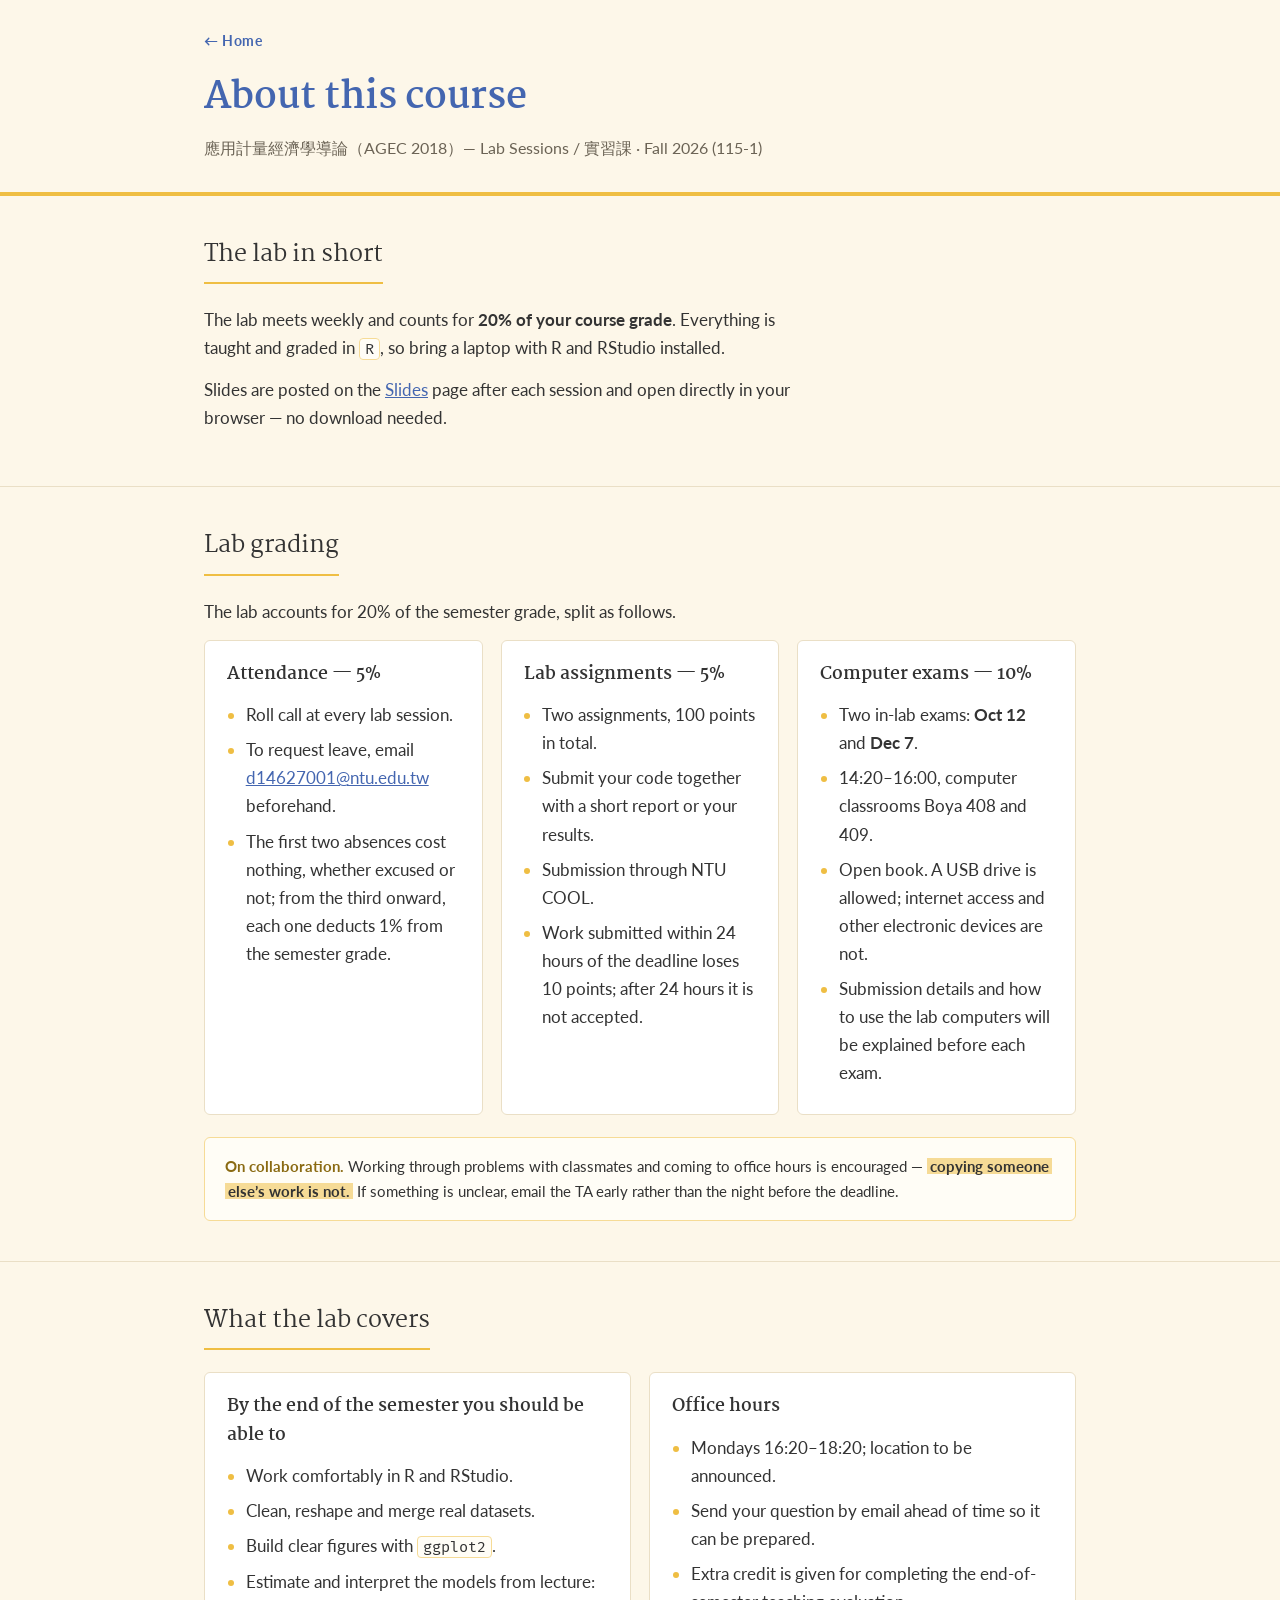
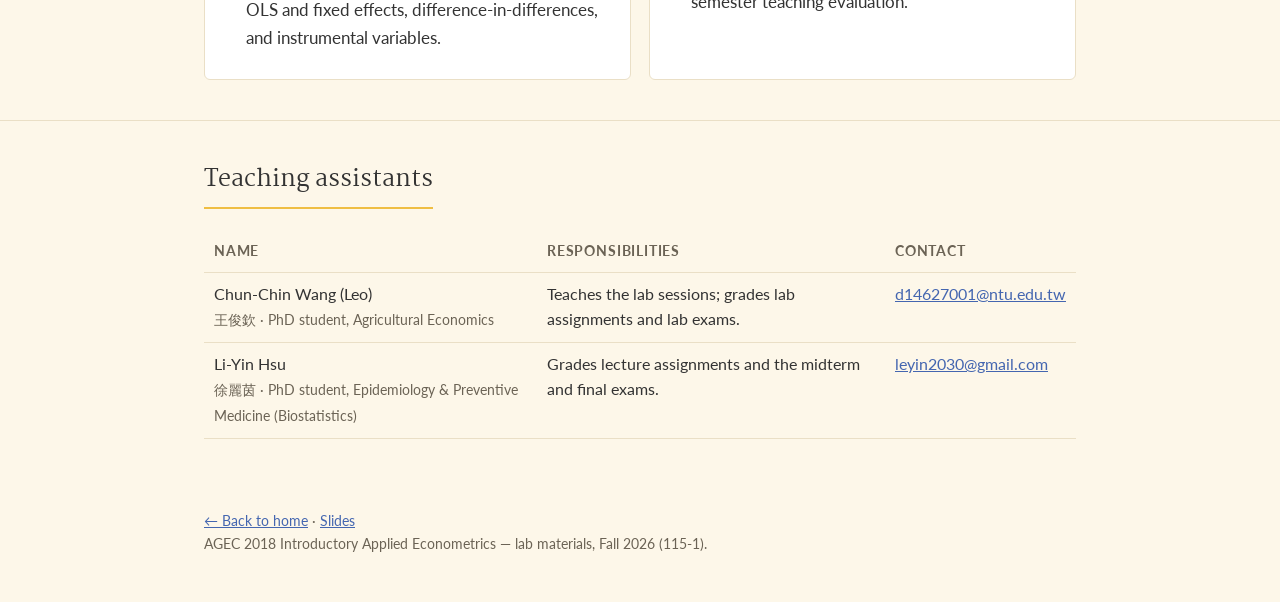
<file: about.html>
<!DOCTYPE html>
<html lang="en">
<head>
<meta charset="utf-8">
<meta name="viewport" content="width=device-width, initial-scale=1">
<title>About the course | AGEC 2018 Lab</title>
<meta name="description" content="Grading, exam dates, office hours and teaching assistants for the AGEC 2018 lab sessions, NTU Department of Agricultural Economics, Fall 2026.">
<link rel="icon" href="https://www.agec.ntu.edu.tw/uploads/asset/data/675f864c74ccc38a768f8254/%E6%9C%AA%E4%BE%86%E5%B1%95%E6%9C%9B%E5%9C%96%E7%89%87.png">
<link rel="preconnect" href="https://fonts.googleapis.com">
<link rel="preconnect" href="https://fonts.gstatic.com" crossorigin>
<link href="https://fonts.googleapis.com/css2?family=Martel:wght@300;400;700&family=Lato:wght@400;700&family=Fira+Mono&display=swap" rel="stylesheet">
<link rel="stylesheet" href="style.css">
</head>
<body>

<header class="page-head">
  <div class="wrap">
    <a class="back" href="index.html">&larr; Home</a>
    <h1>About this course</h1>
    <p class="zh">應用計量經濟學導論（AGEC 2018）— Lab Sessions / 實習課 · Fall 2026 (115-1)</p>
  </div>
</header>

<main>

<section id="about">
  <div class="wrap">
    <h2>The lab in short</h2>
    <p class="lead">The lab meets weekly and counts for <strong>20% of your course grade</strong>. Everything is taught and graded in <code>R</code>, so bring a laptop with R and RStudio installed.</p>
    <p class="lead">Slides are posted on the <a href="slides.html">Slides</a> page after each session and open directly in your browser — no download needed.</p>
  </div>
</section>

<section id="grading">
  <div class="wrap">
    <h2>Lab grading</h2>
    <p class="lead">The lab accounts for 20% of the semester grade, split as follows.</p>
    <div class="grid">
      <div class="card">
        <h3>Attendance — 5%</h3>
        <ul>
          <li>Roll call at every lab session.</li>
          <li>To request leave, email <a href="mailto:d14627001@ntu.edu.tw">d14627001@ntu.edu.tw</a> beforehand.</li>
          <li>The first two absences cost nothing, whether excused or not; from the third onward, each one deducts 1% from the semester grade.</li>
        </ul>
      </div>
      <div class="card">
        <h3>Lab assignments — 5%</h3>
        <ul>
          <li>Two assignments, 100 points in total.</li>
          <li>Submit your code together with a short report or your results.</li>
          <li>Submission through NTU COOL.</li>
          <li>Work submitted within 24 hours of the deadline loses 10 points; after 24 hours it is not accepted.</li>
        </ul>
      </div>
      <div class="card">
        <h3>Computer exams — 10%</h3>
        <ul>
          <li>Two in-lab exams: <strong>Oct 12</strong> and <strong>Dec 7</strong>.</li>
          <li>14:20–16:00, computer classrooms Boya 408 and 409.</li>
          <li>Open book. A USB drive is allowed; internet access and other electronic devices are not.</li>
          <li>Submission details and how to use the lab computers will be explained before each exam.</li>
        </ul>
      </div>
    </div>
    <div class="note">
      <strong>On collaboration.</strong> Working through problems with classmates and coming to office hours is encouraged — <span class="hl">copying someone else&rsquo;s work is not.</span> If something is unclear, email the TA early rather than the night before the deadline.
    </div>
  </div>
</section>

<section id="goals">
  <div class="wrap">
    <h2>What the lab covers</h2>
    <div class="grid">
      <div class="card">
        <h3>By the end of the semester you should be able to</h3>
        <ul>
          <li>Work comfortably in R and RStudio.</li>
          <li>Clean, reshape and merge real datasets.</li>
          <li>Build clear figures with <code>ggplot2</code>.</li>
          <li>Estimate and interpret the models from lecture: OLS and fixed effects, difference-in-differences, and instrumental variables.</li>
        </ul>
      </div>
      <div class="card">
        <h3>Office hours</h3>
        <ul>
          <li>Mondays 16:20–18:20; location to be announced.</li>
          <li>Send your question by email ahead of time so it can be prepared.</li>
          <li>Extra credit is given for completing the end-of-semester teaching evaluation.</li>
        </ul>
      </div>
    </div>
  </div>
</section>

<section id="staff">
  <div class="wrap">
    <h2>Teaching assistants</h2>
    <div class="table-scroll">
      <table>
        <thead>
          <tr><th>Name</th><th>Responsibilities</th><th>Contact</th></tr>
        </thead>
        <tbody>
          <tr>
            <td>Chun-Chin Wang (Leo)<br><span class="sub">王俊欽 · PhD student, Agricultural Economics</span></td>
            <td>Teaches the lab sessions; grades lab assignments and lab exams.</td>
            <td><a href="mailto:d14627001@ntu.edu.tw">d14627001@ntu.edu.tw</a></td>
          </tr>
          <tr>
            <td>Li-Yin Hsu<br><span class="sub">徐麗茵 · PhD student, Epidemiology &amp; Preventive Medicine (Biostatistics)</span></td>
            <td>Grades lecture assignments and the midterm and final exams.</td>
            <td><a href="mailto:leyin2030@gmail.com">leyin2030@gmail.com</a></td>
          </tr>
        </tbody>
      </table>
    </div>
  </div>
</section>

</main>

<footer>
  <div class="wrap">
    <a href="index.html">&larr; Back to home</a> &middot; <a href="slides.html">Slides</a><br>
    AGEC 2018 Introductory Applied Econometrics — lab materials, Fall 2026 (115-1).
  </div>
</footer>

</body>
</html>
</file>
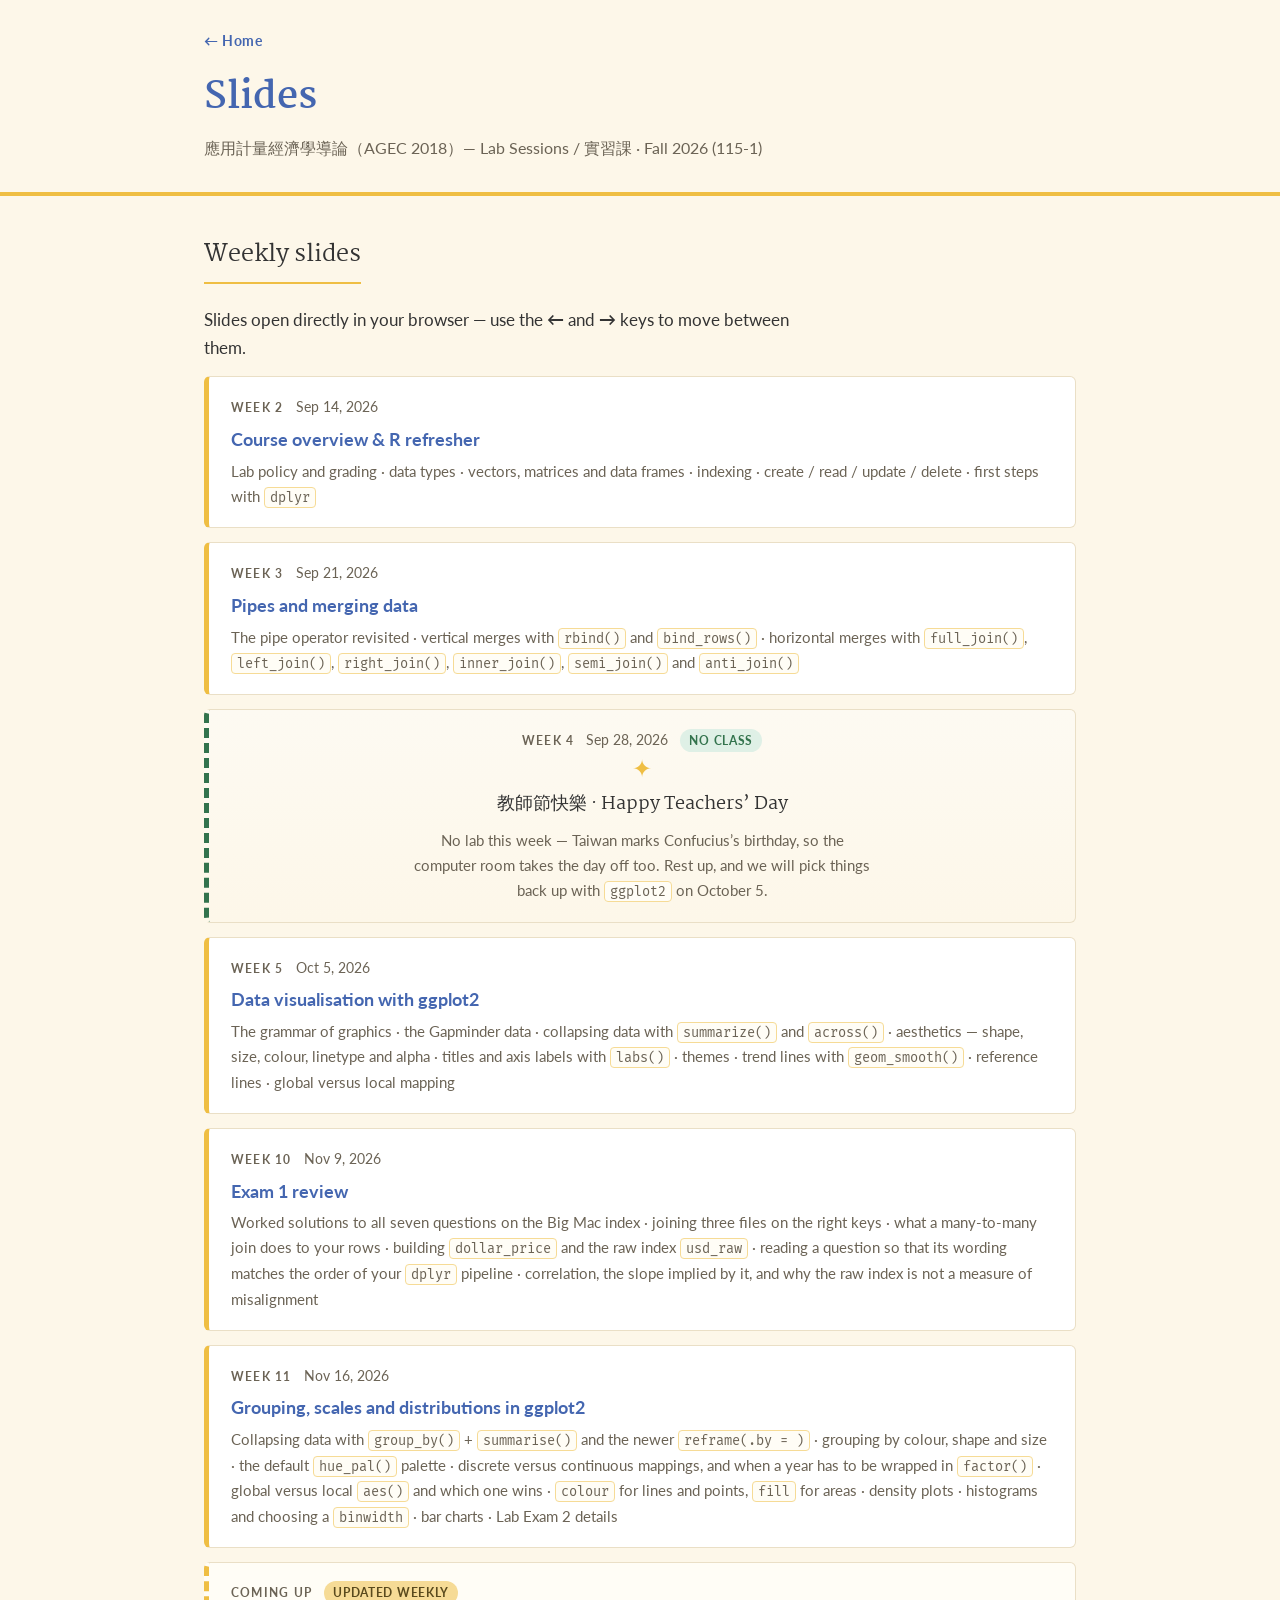
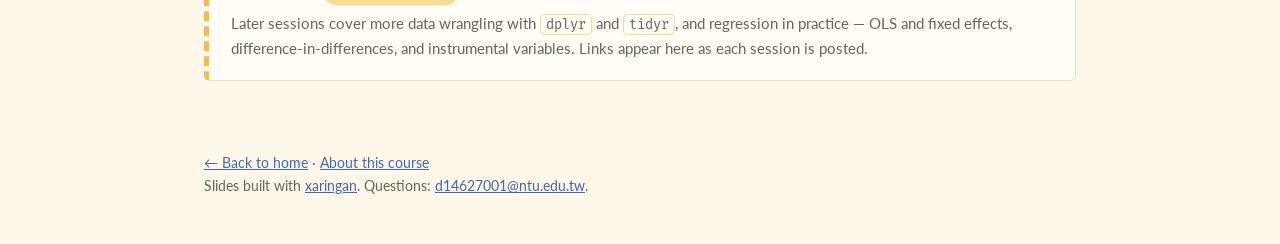
<file: slides.html>
<!DOCTYPE html>
<html lang="en">
<head>
<meta charset="utf-8">
<meta name="viewport" content="width=device-width, initial-scale=1">
<title>Slides | AGEC 2018 Lab</title>
<meta name="description" content="Weekly lab slides for Introductory Applied Econometrics (AGEC 2018), NTU Department of Agricultural Economics, Fall 2026.">
<link rel="icon" href="https://www.agec.ntu.edu.tw/uploads/asset/data/675f864c74ccc38a768f8254/%E6%9C%AA%E4%BE%86%E5%B1%95%E6%9C%9B%E5%9C%96%E7%89%87.png">
<link rel="preconnect" href="https://fonts.googleapis.com">
<link rel="preconnect" href="https://fonts.gstatic.com" crossorigin>
<link href="https://fonts.googleapis.com/css2?family=Martel:wght@300;400;700&family=Lato:wght@400;700&family=Fira+Mono&display=swap" rel="stylesheet">
<link rel="stylesheet" href="style.css">
</head>
<body>

<header class="page-head">
  <div class="wrap">
    <a class="back" href="index.html">&larr; Home</a>
    <h1>Slides</h1>
    <p class="zh">應用計量經濟學導論（AGEC 2018）— Lab Sessions / 實習課 · Fall 2026 (115-1)</p>
  </div>
</header>

<main>

<section id="slides">
  <div class="wrap">
    <h2>Weekly slides</h2>
    <p class="lead">Slides open directly in your browser — use the <b>&larr;</b> and <b>&rarr;</b> keys to move between them.</p>
    <ul class="weeks">
      <li class="week">
        <div class="week-head">
          <span class="week-no">Week 2</span>
          <span class="week-date">Sep 14, 2026</span>
        </div>
        <p class="week-title"><a href="IntroductoryAE_0914/IntroductoryAE_0914.html">Course overview &amp; R refresher</a></p>
        <p class="week-topics">Lab policy and grading &middot; data types &middot; vectors, matrices and data frames &middot; indexing &middot; create / read / update / delete &middot; first steps with <code>dplyr</code></p>
      </li>
      <li class="week">
        <div class="week-head">
          <span class="week-no">Week 3</span>
          <span class="week-date">Sep 21, 2026</span>
        </div>
        <p class="week-title"><a href="IntroductoryAE_0921/IntroductoryAE_0921.html">Pipes and merging data</a></p>
        <p class="week-topics">The pipe operator revisited &middot; vertical merges with <code>rbind()</code> and <code>bind_rows()</code> &middot; horizontal merges with <code>full_join()</code>, <code>left_join()</code>, <code>right_join()</code>, <code>inner_join()</code>, <code>semi_join()</code> and <code>anti_join()</code></p>
      </li>
      <li class="week holiday">
        <div class="week-head">
          <span class="week-no">Week 4</span>
          <span class="week-date">Sep 28, 2026</span>
          <span class="tag">No class</span>
        </div>
        <p class="week-title">教師節快樂 &middot; Happy Teachers&rsquo; Day</p>
        <p class="week-topics">No lab this week — Taiwan marks Confucius&rsquo;s birthday, so the computer room takes the day off too. Rest up, and we will pick things back up with <code>ggplot2</code> on October 5.</p>
      </li>
      <li class="week">
        <div class="week-head">
          <span class="week-no">Week 5</span>
          <span class="week-date">Oct 5, 2026</span>
        </div>
        <p class="week-title"><a href="IntroductoryAE_1005/IntroductoryAE_1005.html">Data visualisation with ggplot2</a></p>
        <p class="week-topics">The grammar of graphics &middot; the Gapminder data &middot; collapsing data with <code>summarize()</code> and <code>across()</code> &middot; aesthetics — shape, size, colour, linetype and alpha &middot; titles and axis labels with <code>labs()</code> &middot; themes &middot; trend lines with <code>geom_smooth()</code> &middot; reference lines &middot; global versus local mapping</p>
      </li>
      <li class="week">
        <div class="week-head">
          <span class="week-no">Week 10</span>
          <span class="week-date">Nov 9, 2026</span>
        </div>
        <p class="week-title"><a href="IntroductoryAE_1109/IntroductoryAE_1109.html">Exam 1 review</a></p>
        <p class="week-topics">Worked solutions to all seven questions on the Big Mac index &middot; joining three files on the right keys &middot; what a many-to-many join does to your rows &middot; building <code>dollar_price</code> and the raw index <code>usd_raw</code> &middot; reading a question so that its wording matches the order of your <code>dplyr</code> pipeline &middot; correlation, the slope implied by it, and why the raw index is not a measure of misalignment</p>
      </li>
      <li class="week">
        <div class="week-head">
          <span class="week-no">Week 11</span>
          <span class="week-date">Nov 16, 2026</span>
        </div>
        <p class="week-title"><a href="IntroductoryAE_1116/IntroductoryAE_1116.html">Grouping, scales and distributions in ggplot2</a></p>
        <p class="week-topics">Collapsing data with <code>group_by()</code> + <code>summarise()</code> and the newer <code>reframe(.by = )</code> &middot; grouping by colour, shape and size &middot; the default <code>hue_pal()</code> palette &middot; discrete versus continuous mappings, and when a year has to be wrapped in <code>factor()</code> &middot; global versus local <code>aes()</code> and which one wins &middot; <code>colour</code> for lines and points, <code>fill</code> for areas &middot; density plots &middot; histograms and choosing a <code>binwidth</code> &middot; bar charts &middot; Lab Exam 2 details</p>
      </li>
      <li class="week pending">
        <div class="week-head">
          <span class="week-no">Coming up</span>
          <span class="tag">Updated weekly</span>
        </div>
        <p class="week-topics">Later sessions cover more data wrangling with <code>dplyr</code> and <code>tidyr</code>, and regression in practice — OLS and fixed effects, difference-in-differences, and instrumental variables. Links appear here as each session is posted.</p>
      </li>
    </ul>
  </div>
</section>

</main>

<footer>
  <div class="wrap">
    <a href="index.html">&larr; Back to home</a> &middot; <a href="about.html">About this course</a><br>
    Slides built with <a href="https://github.com/yihui/xaringan">xaringan</a>. Questions: <a href="mailto:d14627001@ntu.edu.tw">d14627001@ntu.edu.tw</a>.
  </div>
</footer>

</body>
</html>
</file>
<file: style.css>
/* AGEC 2018 lab site — shared styles
   Palette follows the xaringan slide theme (style_duo). */

:root{
  --cream:#FDF7E9;
  --gold:#EFBE43;
  --gold-soft:#F6DB96;
  --green:#33734D;          /* NTU AgEcon emblem green */
  --ink:#333333;
  --ink-soft:#6b6355;
  --link:#4466B0;
  --card:#FFFFFF;
  --line:#EADFC6;
  color-scheme: light;
}

*{box-sizing:border-box;}

body{
  margin:0;
  background:var(--cream);
  color:var(--ink);
  font-family:"Lato","Helvetica Neue","PingFang TC","Microsoft JhengHei",sans-serif;
  font-size:17px;
  line-height:1.65;
  -webkit-font-smoothing:antialiased;
}

h1,h2,h3{
  font-family:"Martel",Georgia,"PingFang TC","Microsoft JhengHei",serif;
  font-weight:400;
  color:var(--ink);
}

code{
  font-family:"Fira Mono",Consolas,monospace;
  font-size:.9em;
  border:1px solid var(--gold-soft);
  padding:1px 5px;
  border-radius:4px;
  background:#fffdf6;
}

a{color:var(--link);}
.wrap{max-width:920px;margin:0 auto;padding:0 24px;}

/* ============================================================
   Landing page (index.html) — fills the viewport, never scrolls
   ============================================================ */

body.landing{
  height:100dvh;
  overflow:hidden;
  display:flex;
  align-items:center;
  justify-content:center;
  padding:clamp(12px,3vh,32px) 20px;
  background:
    radial-gradient(circle at 50% 18%, #fffdf5 0%, var(--cream) 62%);
}

.hero{
  width:100%;
  min-width:0;
  max-width:780px;
  max-height:100%;
  text-align:center;
  display:flex;
  flex-direction:column;
  align-items:center;
  gap:clamp(10px,2.2vh,22px);
}

/* align-items:center sizes children to fit-content, so cap them or long
   headings refuse to wrap and push the page sideways */
.hero > *{max-width:100%;}

.emblem{
  width:clamp(96px,17vh,168px);
  height:auto;
  border-radius:20px;
  box-shadow:0 10px 28px rgba(51,115,77,.26);
  flex-shrink:0;
}

.hero h1{
  font-size:clamp(1.5rem,4.4vw,2.6rem);
  line-height:1.15;
  margin:0;
  font-weight:700;
  color:var(--link);
}

.hero .zh{
  margin:0;
  font-size:clamp(.95rem,2.3vw,1.2rem);
  color:var(--ink-soft);
}

.pills{
  display:flex;flex-wrap:wrap;justify-content:center;gap:8px;
  margin:0;padding:0;list-style:none;
}
.pills li{
  background:var(--gold-soft);
  color:#5a4a1d;
  font-size:.74rem;
  font-weight:700;
  letter-spacing:.07em;
  text-transform:uppercase;
  padding:3px 12px;
  border-radius:999px;
}

/* entrance tiles */
.doors{
  width:100%;
  display:grid;
  grid-template-columns:repeat(2,1fr);
  gap:clamp(10px,1.8vh,18px);
  margin-top:clamp(2px,1vh,8px);
}

.door{
  display:flex;
  flex-direction:column;
  align-items:center;
  gap:8px;
  background:var(--card);
  border:1px solid var(--line);
  border-radius:12px;
  padding:clamp(14px,2.6vh,26px) 18px;
  text-decoration:none;
  color:var(--ink);
  transition:transform .16s ease, box-shadow .16s ease, border-color .16s ease;
}
.door:hover,.door:focus-visible{
  transform:translateY(-3px);
  border-color:var(--gold);
  box-shadow:0 8px 22px rgba(51,51,51,.12);
  outline:none;
}
.door svg{
  width:clamp(26px,4.4vh,38px);
  height:auto;
  stroke:var(--green);
  stroke-width:1.7;
  fill:none;
  stroke-linecap:round;
  stroke-linejoin:round;
}
.door-title{
  font-family:"Martel",Georgia,"PingFang TC","Microsoft JhengHei",serif;
  font-size:clamp(1rem,2.5vw,1.25rem);
  font-weight:700;
  color:var(--link);
}
.door-desc{
  margin:0;
  min-width:0;
  font-size:clamp(.8rem,1.9vw,.92rem);
  color:var(--ink-soft);
  line-height:1.45;
  overflow-wrap:break-word;
}

.hero .contact{
  margin:0;
  font-size:clamp(.76rem,1.8vw,.88rem);
  color:var(--ink-soft);
}

/* short screens: drop the emblem shadow weight and tighten further */
@media (max-height:520px){
  .emblem{width:clamp(64px,13vh,96px);border-radius:14px;}
  .hero{gap:8px;}
  .pills{display:none;}
}

@media (max-width:560px){
  .doors{grid-template-columns:1fr;}
  /* icon on the left, title over description on the right */
  .door{
    display:grid;
    grid-template-columns:auto minmax(0,1fr);
    grid-template-areas:"icon title" "icon desc";
    column-gap:14px;
    row-gap:2px;
    align-items:center;
    text-align:left;
    padding:14px 16px;
  }
  .door svg{grid-area:icon;width:28px;}
  .door-title{grid-area:title;}
  .door-desc{grid-area:desc;}
}

/* ============================================================
   Content pages (about.html, slides.html)
   ============================================================ */

.page-head{
  background:var(--cream);
  border-bottom:4px solid var(--gold);
  padding:26px 0 30px;
}
.back{
  display:inline-flex;align-items:center;gap:7px;
  font-size:.88rem;font-weight:700;letter-spacing:.04em;
  text-decoration:none;color:var(--link);
  margin-bottom:16px;
}
.back:hover{text-decoration:underline;}
.page-head h1{
  font-size:clamp(1.7rem,4vw,2.3rem);
  margin:0 0 6px;
  font-weight:700;
  color:var(--link);
}
.page-head .zh{margin:0;color:var(--ink-soft);font-size:1.02rem;}

section{padding:40px 0;border-bottom:1px solid var(--line);}
section:last-of-type{border-bottom:none;}
h2{
  font-size:1.45rem;margin:0 0 22px;padding-bottom:8px;
  border-bottom:2px solid var(--gold);display:inline-block;
}
p{margin:0 0 14px;}
.lead{max-width:62ch;}

/* weekly slide list */
.weeks{list-style:none;padding:0;margin:0;display:grid;gap:14px;}
.week{
  background:var(--card);border:1px solid var(--line);border-left:5px solid var(--gold);
  border-radius:6px;padding:18px 22px;
}
.week-head{display:flex;flex-wrap:wrap;align-items:baseline;gap:12px;margin-bottom:6px;}
.week-no{font-size:.78rem;font-weight:700;letter-spacing:.1em;text-transform:uppercase;color:var(--ink-soft);}
.week-date{font-size:.9rem;color:var(--ink-soft);}
.week-title{font-size:1.12rem;font-weight:700;margin:0 0 4px;}
.week-title a{text-decoration:none;}
.week-title a:hover{text-decoration:underline;}
.week-topics{margin:0;color:var(--ink-soft);font-size:.95rem;}
.pending{background:#fffdf6;border-left-style:dashed;}

/* holiday / no-class week */
.holiday{
  background:linear-gradient(180deg,#fdfaf2,var(--cream));
  border-left:5px dashed var(--green);
  text-align:center;
}
.holiday .week-head{justify-content:center;}
.holiday .week-title{
  font-family:"Martel",Georgia,"PingFang TC","Microsoft JhengHei",serif;
  font-weight:400;margin-bottom:8px;
}
.holiday .week-title::before{
  content:"\2726";display:block;color:var(--gold);
  font-size:1.5rem;line-height:1;margin-bottom:8px;
}
.holiday .week-topics{max-width:52ch;margin:0 auto;}
.holiday .tag{background:#dff0e6;color:var(--green);}

/* info cards */
.grid{display:grid;grid-template-columns:repeat(auto-fit,minmax(260px,1fr));gap:18px;}
.card{background:var(--card);border:1px solid var(--line);border-radius:6px;padding:20px 22px;}
.card h3{margin:0 0 12px;font-size:1.08rem;font-weight:700;}
.card ul{margin:0;padding-left:1.1em;}
.card li{margin-bottom:7px;}
li::marker{color:var(--gold);}
.tag{
  display:inline-block;background:var(--gold-soft);color:#5a4a1d;
  font-size:.74rem;font-weight:700;letter-spacing:.06em;text-transform:uppercase;
  padding:2px 9px;border-radius:999px;vertical-align:middle;
}

/* staff table */
.table-scroll{overflow-x:auto;}
table{border-collapse:collapse;width:100%;font-size:.97rem;}
th,td{text-align:left;padding:9px 10px;border-bottom:1px solid var(--line);vertical-align:top;}
th{font-weight:700;color:var(--ink-soft);font-size:.85rem;text-transform:uppercase;letter-spacing:.06em;}
.sub{color:var(--ink-soft);font-size:.9rem;}

.note{background:#fffdf6;border:1px solid var(--gold-soft);border-radius:6px;padding:16px 20px;margin-top:22px;font-size:.95rem;}
.note strong{color:#8a6a12;}
/* highlighter band behind the text — must clone across line breaks, and must
   cover the whole x-height or it reads as a strikethrough */
.hl{
  background:linear-gradient(transparent 6%, var(--gold-soft) 6%, var(--gold-soft) 94%, transparent 94%);
  -webkit-box-decoration-break:clone;
  box-decoration-break:clone;
  font-weight:700;
  padding:0 3px;
}

footer{padding:30px 0 46px;color:var(--ink-soft);font-size:.9rem;}

@media (max-width:600px){
  body{font-size:16px;}
}
</file>
